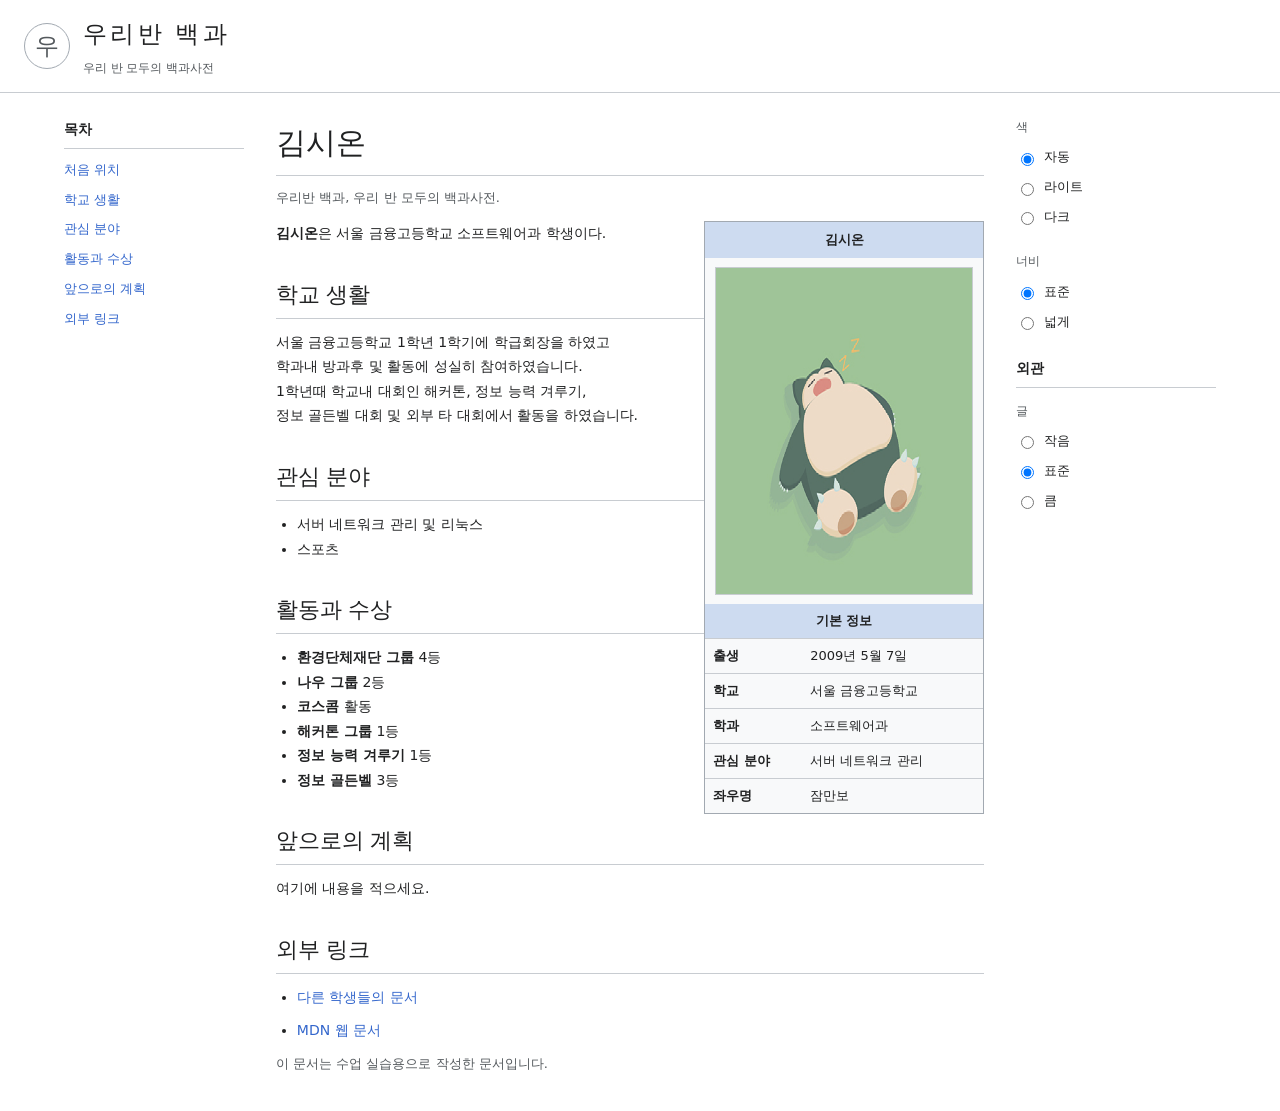
<file: index.html>
<!DOCTYPE html>
<html lang="ko" data-fontsize="standard" data-width="standard" data-theme="auto">

<head>
    <meta charset="UTF-8">
    <meta name="viewport" content="width=device-width, initial-scale=1">
    <title>김시온 - 우리반 백과</title>
    <link rel="stylesheet" href="style.css">
</head>

<body>
    <header class="topbar">
        <div class="logo">우</div>
        <div class="sitename">
            <strong>우리반 백과</strong>
            <span>우리 반 모두의 백과사전</span>
        </div>
    </header>

    <div class="wrap">
        <nav class="toc">
            <h2>목차</h2>
            <ul>
                <li><a href="#first">처음 위치</a></li>
                <li><a href="#second">학교 생활</a></li>
                <li><a href="#three">관심 분야</a></li>
                <li><a href="#four">활동과 수상</a></li>
                <li><a href="#five">앞으로의 계획</a></li>
                <li><a href="#six">외부 링크</a></li>
            </ul>
        </nav>

        <main class="content">
            <h1 id="first">김시온</h1>
            <p class="subtitle">우리반 백과, 우리 반 모두의 백과사전.</p>

            <aside class="infobox">
                <div class="infobox-title">김시온</div>
                <img src="kso.png" alt="김시온의 사진">
                <table>
                    <caption>기본 정보</caption>
                    <tbody>
                        <!-- (4) 표의 내용을 자신의 것으로 바꾸세요. 줄을 더 넣어도 됩니다 -->
                        <tr>
                            <th>출생</th>
                            <td>2009년 5월 7일</td>
                        </tr>
                        <tr>
                            <th>학교</th>
                            <td>서울 금융고등학교</td>
                        </tr>
                        <tr>
                            <th>학과</th>
                            <td>소프트웨어과</td>
                        </tr>
                        <tr>
                            <th>관심 분야</th>
                            <td>서버 네트워크 관리</td>
                        </tr>
                        <tr>
                            <th>좌우명</th>
                            <td>잠만보</td>
                        </tr>
                    </tbody>
                </table>
            </aside>

            <!-- (5) 첫 문단: 나를 한두 문장으로 소개 -->
            <p><strong>김시온</strong>은 서울 금융고등학교 소프트웨어과 학생이다.</p>

            <section>
                <h2 id="second">학교 생활</h2>
                <p>서울 금융고등학교 1학년 1학기에 학급회장을 하였고<br>학과내 방과후 및 활동에 성실히 참여하였습니다.<br>1학년때 학교내 대회인 해커톤, 정보 능력 겨루기,<br> 정보
                    골든벨 대회 및 외부 타 대회에서 활동을 하였습니다.</p>
            </section>

            <section>
                <h2 id="three">관심 분야</h2>
                <ul>
                    <li>서버 네트워크 관리 및 리눅스</li>
                    <li>스포츠</li>
                </ul>
            </section>

            <section>
                <h2 id="four">활동과 수상</h2>
                <ul>
                    <li><strong>환경단체재단 그룹 </strong>4등</li>
                    <li><strong>나우 그룹 </strong>2등</li>
                    <li><strong>코스콤 </strong>활동</li>
                    <li><strong>해커톤 그룹 </strong>1등</li>
                    <li><strong>정보 능력 겨루기 </strong>1등</li>
                    <li><strong>정보 골든벨 </strong>3등</li>
                </ul>
            </section>

            <section>
                <h2 id="five">앞으로의 계획</h2>
                <p>여기에 내용을 적으세요.</p>
            </section>

            <section>
                <h2 id="six">외부 링크</h2>
                <ul>
                    <li><a href="student/submenu.html">다른 학생들의 문서</a></li>
                </ul>
                <ul>
                    <li><a href="https://developer.mozilla.org/ko/">MDN 웹 문서</a></li>
                </ul>
                <p class="footnote">이 문서는 수업 실습용으로 작성한 문서입니다.</p>
            </section>
        </main>

        <aside class="appearance">

            <fieldset class="panel-group">
                <legend>색</legend>
                <label><input type="radio" name="theme" value="auto" checked> 자동</label>
                <label><input type="radio" name="theme" value="light"> 라이트</label>
                <label><input type="radio" name="theme" value="dark"> 다크</label>
            </fieldset>
            <fieldset class="panel-group">
                <legend>너비</legend>
                <label><input type="radio" name="width" value="standard" checked> 표준</label>
                <label><input type="radio" name="width" value="wide"> 넓게</label>
            </fieldset>
            <h2>외관</h2>

            <fieldset class="panel-group">
                <legend>글</legend>
                <label><input type="radio" name="fontsize" value="small"> 작음</label>
                <label><input type="radio" name="fontsize" value="standard" checked> 표준</label>
                <label><input type="radio" name="fontsize" value="large"> 큼</label>
            </fieldset>
        </aside>

    </div>

    <script src="script.js"></script>
</body>

</html>
</file>
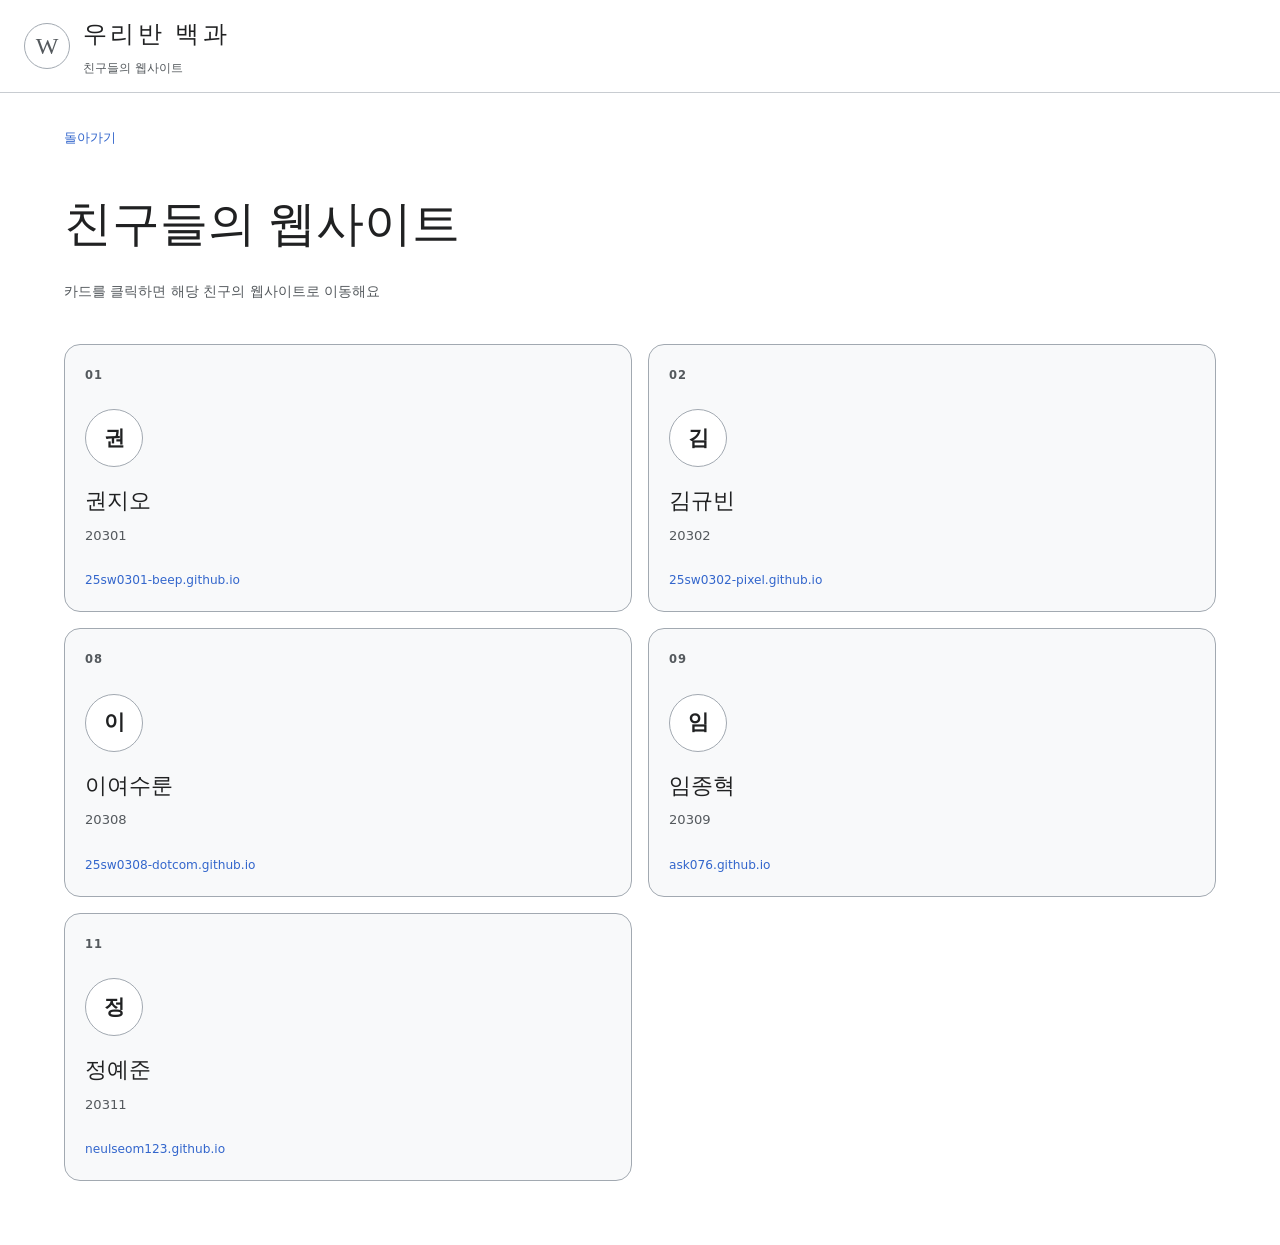
<file: student/submenu.html>
<!DOCTYPE html>
<html lang="ko">

<head>
    <meta charset="UTF-8">
    <meta name="viewport" content="width=device-width, initial-scale=1.0">

    <title>친구들의 웹사이트 | 우리반 백과</title>

    <link rel="stylesheet" href="../style.css">
    <link rel="stylesheet" href="submenu.css">
</head>

<body>

    <header class="topbar">
        <div class="logo">W</div>

        <div class="sitename">
            <strong>우리반 백과</strong>
            <span>친구들의 웹사이트</span>
        </div>
    </header>


    <main class="submenu-page">

        <a href="../index.html" class="back-link">돌아가기</a>

        <section class="submenu-hero">
            <h1>친구들의 웹사이트</h1>
            <p>카드를 클릭하면 해당 친구의 웹사이트로 이동해요</p>
        </section>


        <section class="website-list" aria-label="웹사이트 목록">

            <a class="website-card" href="https://25sw0301-beep.github.io/my-wiki" target="_blank" rel="noopener noreferrer">
                <div class="website-card-top">
                    <span class="website-number">01</span>
                </div>

                <div class="website-avatar">권</div>

                <div class="website-info">
                    <h2>권지오</h2>
                    <p>20301</p>
                </div>

                <div class="website-url">
                    25sw0301-beep.github.io
                </div>
            </a>
            
            <a class="website-card" href="https://25sw0302-pixel.github.io/my-wiki" target="_blank" rel="noopener noreferrer">
                <div class="website-card-top">
                    <span class="website-number">02</span>
                </div>

                <div class="website-avatar">김</div>

                <div class="website-info">
                    <h2>김규빈</h2>
                    <p>20302</p>
                </div>

                <div class="website-url">
                    25sw0302-pixel.github.io
                </div>
            </a>
            <!--
            <a class="website-card" href="https://example.com" target="_blank" rel="noopener noreferrer">
                <div class="website-card-top">
                    <span class="website-number">03</span>
                </div>

                <div class="website-avatar">김</div>

                <div class="website-info">
                    <h2>김민건</h2>
                    <p>20303</p>
                </div>

                <div class="website-url">
                    example.com
                </div>
            </a>
            
            <a class="website-card" href="https://example.com" target="_blank" rel="noopener noreferrer">
                <div class="website-card-top">
                    <span class="website-number">04</span>
                </div>

                <div class="website-avatar">김</div>

                <div class="website-info">
                    <h2>김민준</h2>
                    <p>20305</p>
                </div>

                <div class="website-url">
                    example.com
                </div>
            </a>
            
            <a class="website-card" href="https://example.com" target="_blank" rel="noopener noreferrer">
                <div class="website-card-top">
                    <span class="website-number">06</span>
                </div>

                <div class="website-avatar">안</div>

                <div class="website-info">
                    <h2>안륜혜</h2>
                    <p>20306</p>
                </div>

                <div class="website-url">
                    example.com
                </div>
            </a>
            
            <a class="website-card" href="https://example.com" target="_blank" rel="noopener noreferrer">
                <div class="website-card-top">
                    <span class="website-number">07</span>
                </div>

                <div class="website-avatar">이</div>

                <div class="website-info">
                    <h2>이건주</h2>
                    <p>20307</p>
                </div>

                <div class="website-url">
                    example.com
                </div>
            </a>
            -->
            <a class="website-card" href="https://25sw0308-dotcom.github.io/my-wiki" target="_blank" rel="noopener noreferrer">
                <div class="website-card-top">
                    <span class="website-number">08</span>
                </div>

                <div class="website-avatar">이</div>

                <div class="website-info">
                    <h2>이여수룬</h2>
                    <p>20308</p>
                </div>

                <div class="website-url">
                    25sw0308-dotcom.github.io
                </div>
            </a>

            <a class="website-card" href="https://ask076.github.io/my-wiki" target="_blank" rel="noopener noreferrer">
                <div class="website-card-top">
                    <span class="website-number">09</span>
                </div>

                <div class="website-avatar">임</div>

                <div class="website-info">
                    <h2>임종혁</h2>
                    <p>20309</p>
                </div>

                <div class="website-url">
                    ask076.github.io
                </div>
            </a>
            <!--
            <a class="website-card" href="https://example.com" target="_blank" rel="noopener noreferrer">
                <div class="website-card-top">
                    <span class="website-number">10</span>
                </div>

                <div class="website-avatar">장</div>

                <div class="website-info">
                    <h2>장준서</h2>
                    <p>20310</p>
                </div>

                <div class="website-url">
                    example.com
                </div>
            </a>
            -->
            <a class="website-card" href="https://neulseom123.github.io/my-wiki" target="_blank" rel="noopener noreferrer">
                <div class="website-card-top">
                    <span class="website-number">11</span>
                </div>

                <div class="website-avatar">정</div>

                <div class="website-info">
                    <h2>정예준</h2>
                    <p>20311</p>
                </div>

                <div class="website-url">
                    neulseom123.github.io
                </div>
            </a>
            
        </section>

    </main>

</body>

</html>
</file>
<file: style.css>
/* =========================================================
   우리반 백과 - style.css
   ========================================================= */


/* =========================================================
   1. 색과 크기 값 모음
   ========================================================= */

:root {
  --bg: #ffffff;
  --text: #202122;
  --sub-text: #54595d;
  --link: #3366cc;
  --link-visited: #6b4ba1;
  --border: #a2a9b1;
  --line: #c8ccd1;
  --box-bg: #f8f9fa;
  --box-head: #cddbf0;

  --font-scale: 1;

  /* 화면 최대 너비 */
  --content-max: 1200px;
}


/* ---------- 글자 크기 설정 ---------- */

html[data-fontsize="small"] {
  --font-scale: 0.875;
}

html[data-fontsize="large"] {
  --font-scale: 1.25;
}


/* ---------- 화면 너비 설정 ---------- */

html[data-width="wide"] {
  --content-max: 100%;
}


/* ---------- 색상 테마 설정 ---------- */

/* 다크 선택 시 */
html[data-theme="dark"] {
  --bg: #101418;
  --text: #eaecf0;
  --sub-text: #a2a9b1;
  --link: #8ab4f8;
  --link-visited: #c5a3e0;
  --border: #54595d;
  --line: #3a4048;
  --box-bg: #1b2027;
  --box-head: #2a3a55;
}


/* 자동 선택 + 운영체제가 다크 모드일 때 */
@media (prefers-color-scheme: dark) {
  html[data-theme="auto"] {
    --bg: #101418;
    --text: #eaecf0;
    --sub-text: #a2a9b1;
    --link: #8ab4f8;
    --link-visited: #c5a3e0;
    --border: #54595d;
    --line: #3a4048;
    --box-bg: #1b2027;
    --box-head: #2a3a55;
  }
}


/* =========================================================
   2. 문서 전체 기본 설정
   ========================================================= */

* {
  box-sizing: border-box;
}

html {
  font-size: calc(16px * var(--font-scale));
  scroll-behavior: smooth;
}

body {
  margin: 0;

  background: var(--bg);
  color: var(--text);

  font-family:
    "맑은 고딕",
    "Malgun Gothic",
    "Apple SD Gothic Neo",
    system-ui,
    sans-serif;

  font-size: 0.875rem;
  line-height: 1.75;
}


/* =========================================================
   3. 링크
   ========================================================= */

a {
  color: var(--link);
  text-decoration: none;
}

a:visited {
  color: var(--link-visited);
}

a:hover {
  text-decoration: underline;
}

a:focus-visible,
input:focus-visible {
  outline: 2px solid var(--link);
  outline-offset: 2px;
}


/* =========================================================
   4. 상단 머리글
   ========================================================= */

.topbar {
  display: flex;
  align-items: center;

  gap: 0.8rem;
  padding: 0.8rem 1.5rem;

  border-bottom: 1px solid var(--line);
}


/* ---------- 로고 ---------- */

.logo {
  width: 46px;
  height: 46px;

  border: 1px solid var(--border);
  border-radius: 50%;

  display: grid;
  place-items: center;

  font-family: serif;
  font-size: 1.5rem;

  color: var(--sub-text);
}


/* ---------- 사이트 이름 ---------- */

.sitename strong {
  display: block;

  font-family: serif;
  font-weight: 400;
  font-size: 1.5rem;

  letter-spacing: 0.15em;
}

.sitename span {
  font-size: 0.75rem;
  color: var(--sub-text);
}


/* =========================================================
   5. 전체 레이아웃
   ========================================================= */

.wrap {
  max-width: var(--content-max);

  margin: 0 auto;
  padding: 1.5rem;

  display: grid;

  grid-template-columns:
    180px
    minmax(0, 1fr)
    200px;

  gap: 2rem;

  align-items: start;
}


/* =========================================================
   6. 왼쪽 목차
   ========================================================= */

.toc {
  position: sticky;
  top: 1rem;

  font-size: 0.8125rem;
}

.toc h2 {
  font-size: 0.875rem;

  margin: 0 0 0.6rem;
  padding-bottom: 0.4rem;

  border-bottom: 1px solid var(--line);
}

.toc ul {
  list-style: none;

  margin: 0;
  padding: 0;
}

.toc li {
  margin: 0.45rem 0;
}


/* =========================================================
   7. 가운데 본문
   ========================================================= */

.content h1 {
  font-family: serif;
  font-weight: 400;
  font-size: 1.9rem;

  margin: 0 0 0.3rem;
  padding-bottom: 0.3rem;

  border-bottom: 1px solid var(--line);
}

.subtitle {
  font-size: 0.8125rem;
  color: var(--sub-text);

  margin-bottom: 1.2rem;
}

.content h2 {
  font-family: serif;
  font-weight: 400;
  font-size: 1.4rem;

  margin: 1.8rem 0 0.7rem;
  padding-bottom: 0.25rem;

  border-bottom: 1px solid var(--line);
}

.content p {
  margin: 0.7rem 0;
}

.content ul {
  margin: 0.5rem 0;
  padding-left: 1.3rem;
}

.footnote {
  font-size: 0.8125rem;
  color: var(--sub-text);
}


/* =========================================================
   8. 오른쪽 인물 정보 상자
   ========================================================= */

.infobox {
  float: right;

  width: 280px;

  margin: 0 0 1rem 1.5rem;

  border: 1px solid var(--border);

  background: var(--box-bg);

  font-size: 0.8125rem;
}


/* ---------- 정보 상자 제목 ---------- */

.infobox .infobox-title {
  background: var(--box-head);

  text-align: center;
  font-weight: bold;

  padding: 0.4rem;
}


/* ---------- 정보 상자 이미지 ---------- */

.infobox img {
  display: block;

  width: calc(100% - 1.2rem);
  height: auto;

  margin: 0.6rem;

  border: 1px solid var(--line);
}


/* ---------- 정보 상자 표 ---------- */

.infobox table {
  width: 100%;
  border-collapse: collapse;
}

.infobox caption {
  background: var(--box-head);

  font-weight: bold;

  padding: 0.35rem;
}

.infobox th,
.infobox td {
  padding: 0.35rem 0.5rem;

  text-align: left;
  vertical-align: top;

  border-top: 1px solid var(--line);
}

.infobox th {
  width: 35%;
}


/* =========================================================
   9. 화면 설정 패널
   ========================================================= */

.appearance {
  position: sticky;
  top: 1rem;
}

.appearance h2 {
  font-size: 0.875rem;

  margin: 0 0 0.8rem;
  padding-bottom: 0.4rem;

  border-bottom: 1px solid var(--line);
}


/* ---------- 패널 그룹 ---------- */

.panel-group {
  border: 0;

  margin: 0 0 1.2rem;
  padding: 0;
}

.panel-group legend {
  padding: 0;
  margin-bottom: 0.3rem;

  font-size: 0.75rem;
  color: var(--sub-text);
}

.panel-group label {
  display: flex;
  align-items: center;

  gap: 0.45rem;

  padding: 0.22rem 0;

  font-size: 0.8125rem;

  cursor: pointer;
}


/* =========================================================
   10. 반응형 - 태블릿 / 모바일
   ========================================================= */

@media (max-width: 900px) {

  .wrap {
    grid-template-columns: 1fr;

    gap: 1.5rem;
  }

  .toc,
  .appearance {
    position: static;
  }

  .infobox {
    float: none;

    width: 100%;

    margin: 0 0 1rem;
  }
}


/* =========================================================
   11. 모션 감소 설정
   ========================================================= */

@media (prefers-reduced-motion: reduce) {
  html {
    scroll-behavior: auto;
  }
}
</file>
<file: student/submenu.css>
/* =========================================================
   친구들의 웹사이트 메뉴 - submenu.css
   ========================================================= */

.submenu-page {
  max-width: var(--content-max);
  margin: 0 auto;
  padding: 2rem 1.5rem 4rem;
}

.back-link {
  display: inline-block;
  margin-bottom: 2rem;
  font-size: 0.8125rem;
}

.submenu-hero {
  max-width: 720px;
  margin-bottom: 2.5rem;
}

.eyebrow {
  display: inline-block;
  margin-bottom: 0.5rem;

  font-size: 0.72rem;
  font-weight: 700;
  letter-spacing: 0.14em;

  color: var(--link);
}

.submenu-hero h1 {
  margin: 0 0 0.8rem;

  font-family: serif;
  font-size: clamp(2rem, 4vw, 3rem);
  font-weight: 400;
}

.submenu-hero p {
  margin: 0;
  color: var(--sub-text);
  line-height: 1.8;
}

.website-list {
  display: grid;
  grid-template-columns: repeat(2, minmax(0, 1fr));
  gap: 1rem;
}

.website-card {
  min-height: 240px;

  display: flex;
  flex-direction: column;

  padding: 1.25rem;

  border: 1px solid var(--border);
  border-radius: 16px;

  background: var(--box-bg);
  color: var(--text);

  text-decoration: none;

  transition:
    transform 0.2s ease,
    border-color 0.2s ease,
    box-shadow 0.2s ease;
}

.website-card:visited {
  color: var(--text);
}

.website-card:hover {
  text-decoration: none;
  transform: translateY(-4px);
  border-color: var(--link);
  box-shadow: 0 10px 24px rgba(0, 0, 0, 0.08);
}

.website-card-top {
  display: flex;
  justify-content: space-between;
  align-items: center;
}

.website-number {
  font-size: 0.72rem;
  font-weight: 700;
  letter-spacing: 0.08em;
  color: var(--sub-text);
}

.external-icon {
  width: 34px;
  height: 34px;

  display: grid;
  place-items: center;

  border: 1px solid var(--line);
  border-radius: 50%;

  font-size: 1rem;
}

.website-avatar {
  width: 58px;
  height: 58px;

  margin: 1.5rem 0 1rem;

  display: grid;
  place-items: center;

  border: 1px solid var(--border);
  border-radius: 50%;

  font-size: 1.3rem;
  font-weight: 700;

  background: var(--bg);
}

.website-info h2 {
  margin: 0 0 0.25rem;

  font-family: serif;
  font-weight: 400;
  font-size: 1.35rem;
}

.website-info p {
  margin: 0;
  color: var(--sub-text);
  font-size: 0.82rem;
}

.website-url {
  margin-top: auto;
  padding-top: 1.4rem;

  color: var(--link);

  font-size: 0.76rem;
  overflow-wrap: anywhere;
}

.submenu-note {
  margin: 1.5rem 0 0;
  color: var(--sub-text);
  font-size: 0.76rem;
}

@media (max-width: 700px) {
  .submenu-page {
    padding-top: 1.25rem;
  }

  .website-list {
    grid-template-columns: 1fr;
  }
}
</file>
